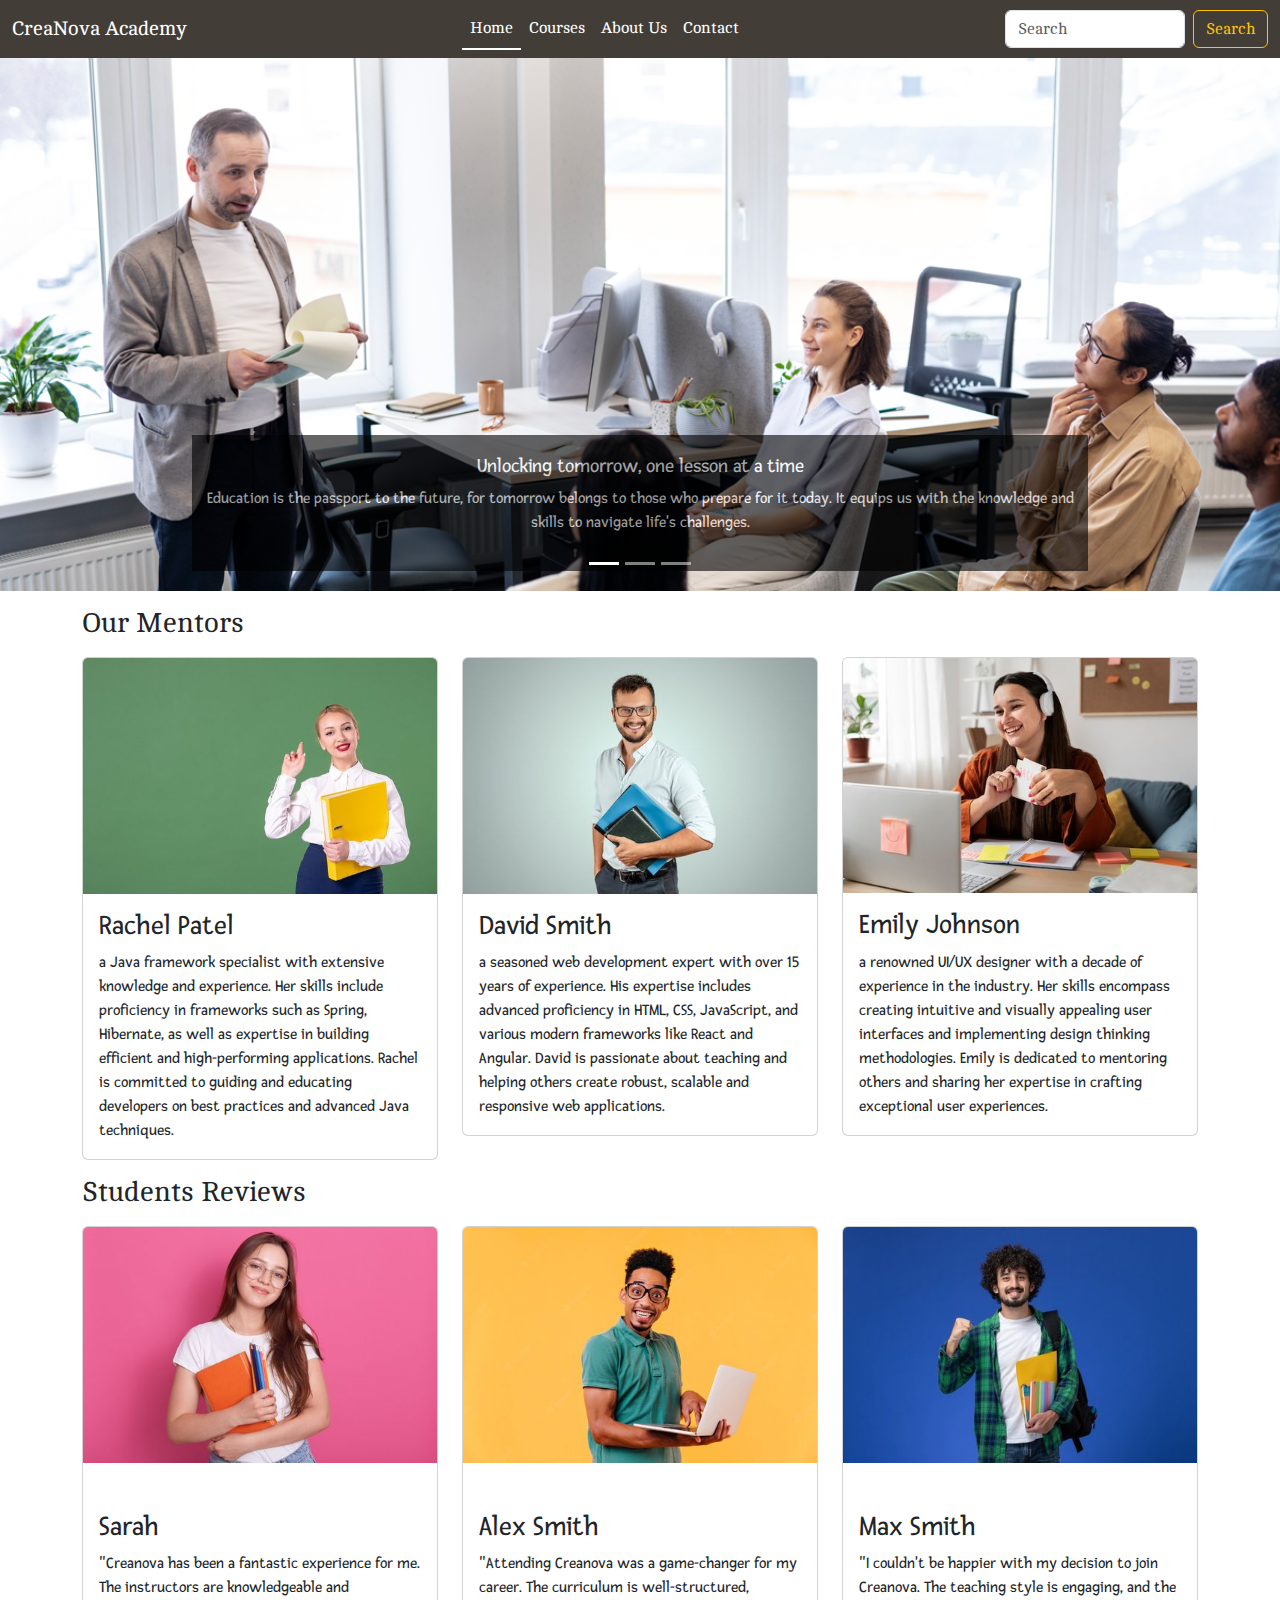
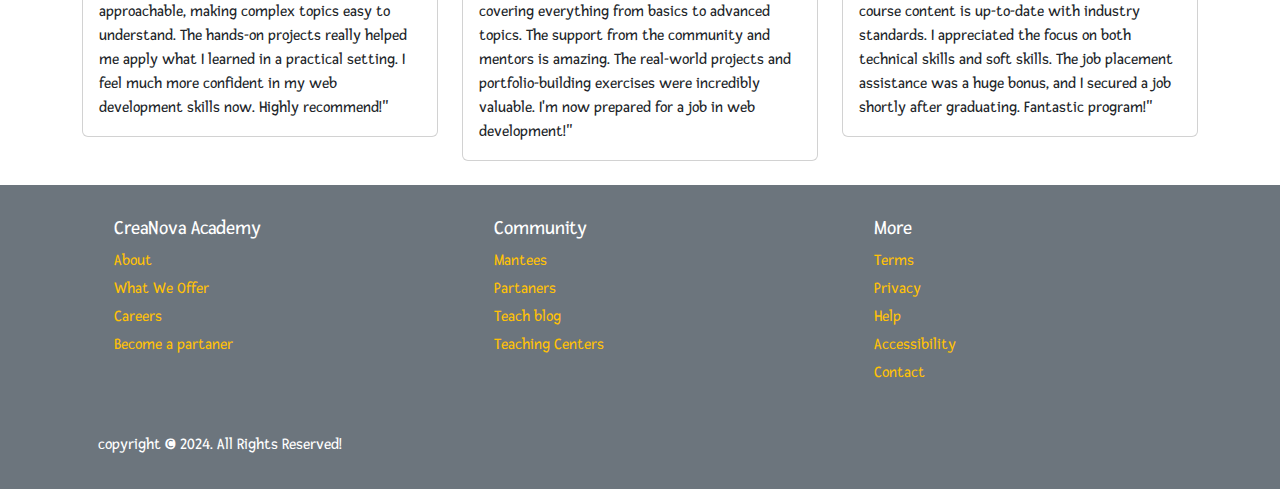
<file: index.html>
<!DOCTYPE html>
<html lang="en">
  <head>
    <meta charset="utf-8" />
    <meta name="viewport" content="width=device-width, initial-scale=1" />
    <title>CreaNova Academy</title>
    <link rel="icon" href="images/icon.png" />
    <!-- bootstrap link  -->
    <link
      href="https://cdn.jsdelivr.net/npm/bootstrap@5.3.3/dist/css/bootstrap.min.css"
      rel="stylesheet"
      integrity="sha384-QWTKZyjpPEjISv5WaRU9OFeRpok6YctnYmDr5pNlyT2bRjXh0JMhjY6hW+ALEwIH"
      crossorigin="anonymous"
    />
    <!-- css  limk  -->
    <link rel="stylesheet" href="style.css" />
    <!-- font awsone link  -->
    <link
      rel="stylesheet"
      href="https://cdnjs.cloudflare.com/ajax/libs/font-awesome/6.6.0/css/all.min.css"
      integrity="sha512-Kc323vGBEqzTmouAECnVceyQqyqdsSiqLQISBL29aUW4U/M7pSPA/gEUZQqv1cwx4OnYxTxve5UMg5GT6L4JJg=="
      crossorigin="anonymous"
      referrerpolicy="no-referrer"
    />
  </head>
  <body>
    <!-- navigation-bar  -->
    <nav class="navbar navbar-expand-lg bg-nav ff-cambo">
      <div class="container-fluid">
        <a class="navbar-brand" href="./index.html">CreaNova Academy</a>
        <button
          class="navbar-toggler"
          type="button"
          data-bs-toggle="collapse"
          data-bs-target="#navbarSupportedContent"
          aria-controls="navbarSupportedContent"
          aria-expanded="false"
          aria-label="Toggle navigation"
        >
          <span class="navbar-toggler-icon"></span>
        </button>
        <div class="collapse navbar-collapse" id="navbarSupportedContent">
          <ul class="navbar-nav mx-auto mb-2 mb-lg-0">
            <li class="nav-item">
              <a
                class="nav-link nav-active"
                aria-current="page"
                href="./index.html"
                >Home</a
              >
            </li>
            <li class="nav-item">
              <a class="nav-link" href="./courses.html">Courses</a>
            </li>
            <li class="nav-item">
              <a class="nav-link" href="./about.html">About Us</a>
            </li>
            <li class="nav-item">
              <a class="nav-link" href="./contact.html">Contact</a>
            </li>
          </ul>
          <form class="d-flex" role="search">
            <input
              class="form-control me-2"
              type="search"
              placeholder="Search"
              aria-label="Search"
            />
            <button class="btn btn-outline-warning" type="submit">
              Search
            </button>
          </form>
        </div>
      </div>
    </nav>
    <!-- carousel  -->
    <div
      id="slider"
      class="carousel slide carousel-fade"
      data-bs-ride="carousel"
    >
      <div class="carousel-indicators">
        <button
          type="button"
          data-bs-target="#slider"
          data-bs-slide-to="0"
          class="active"
          aria-current="true"
          aria-label="Slide 1"
        ></button>
        <button
          type="button"
          data-bs-target="#slider"
          data-bs-slide-to="1"
          aria-label="Slide 2"
        ></button>
        <button
          type="button"
          data-bs-target="#slider"
          data-bs-slide-to="2"
          aria-label="Slide 3"
        ></button>
      </div>
      <div class="carousel-inner">
        <div class="carousel-item active" data-bs-interval="3000">
          <img
            src="images/banner1.png"
            class="d-block w-100"
            alt="banner-image"
          />
          <div class="carousel-caption d-none d-md-block">
            <h5 class="ff-fresca">Unlocking tomorrow, one lesson at a time</h5>
            <p class="ff-fresca">
              Education is the passport to the future, for tomorrow belongs to
              those who prepare for it today. It equips us with the knowledge
              and skills to navigate life's challenges.
            </p>
          </div>
        </div>
        <div class="carousel-item" data-bs-interval="3000">
          <img
            src="images/banner2.png"
            class="d-block w-100"
            alt="banner-image"
          />
          <div class="carousel-caption d-none d-md-block">
            <h5 class="ff-fresca">Invest in learning, reap lifelong rewards</h5>
            <p class="ff-fresca">
              An investment in knowledge pays the best interest. Education is a
              lifelong journey that continually enriches our minds and lives.
            </p>
          </div>
        </div>
        <div class="carousel-item" data-bs-interval="3000">
          <img
            src="images/banner3.png"
            class="d-block w-100"
            alt="banner-image"
          />
          <div class="carousel-caption d-none d-md-block">
            <h5 class="ff-fresca">Empowering change through education</h5>
            <p class="ff-fresca">
              Education is the most powerful weapon which you can use to change
              the world. It transforms individuals and communities, driving
              progress and innovation.
            </p>
          </div>
        </div>
      </div>
      <button
        class="carousel-control-prev"
        type="button"
        data-bs-target="#slider"
        data-bs-slide="prev"
      >
        <span class="carousel-control-prev-icon" aria-hidden="true"></span>
        <span class="visually-hidden">Previous</span>
      </button>
      <button
        class="carousel-control-next"
        type="button"
        data-bs-target="#slider"
        data-bs-slide="next"
      >
        <span class="carousel-control-next-icon" aria-hidden="true"></span>
        <span class="visually-hidden">Next</span>
      </button>
    </div>
    <!-- mentor section  -->
    <div class="container my-3">
      <h3 class="ff-cambo">Our Mentors</h3>
      <div class="row">
        <div class="col-md-4 mt-2">
          <div class="card">
            <img
              src="./images/rachel.jpg"
              class="card-img-top"
              alt="mentor-image"
            />
            <div class="card-body">
              <h3 class="ff-fresca card-title">Rachel Patel</h3>
              <p class="card-text ff-fresca">
                a Java framework specialist with extensive knowledge and
                experience. Her skills include proficiency in frameworks such as
                Spring, Hibernate, as well as expertise in building efficient
                and high-performing applications. Rachel is committed to guiding
                and educating developers on best practices and advanced Java
                techniques.
              </p>
            </div>
          </div>
        </div>
        <div class="col-md-4 mt-2">
          <div class="card">
            <img
              src="./images/david.jpg"
              class="card-img-top"
              alt="mentor-image"
            />
            <div class="card-body">
              <h3 class="ff-fresca card-title">David Smith</h3>
              <p class="card-text ff-fresca">
                a seasoned web development expert with over 15 years of
                experience. His expertise includes advanced proficiency in HTML,
                CSS, JavaScript, and various modern frameworks like React and
                Angular. David is passionate about teaching and helping others
                create robust, scalable and responsive web applications.
              </p>
            </div>
          </div>
        </div>
        <div class="col-md-4 mt-2">
          <div class="card">
            <img
              src="./images/emily.jpg"
              class="card-img-top"
              alt="mentor-image"
            />
            <div class="card-body">
              <h3 class="ff-fresca card-title">Emily Johnson</h3>
              <p class="card-text ff-fresca">
                a renowned UI/UX designer with a decade of experience in the
                industry. Her skills encompass creating intuitive and visually
                appealing user interfaces and implementing design thinking
                methodologies. Emily is dedicated to mentoring others and
                sharing her expertise in crafting exceptional user experiences.
              </p>
            </div>
          </div>
        </div>
      </div>
    </div>
    <!-- review section  -->
    <div class="container my-3">
      <h3 class="ff-cambo">Students Reviews</h3>
      <div class="row">
        <div class="col-md-4 mt-2">
          <div class="card">
            <img
              src="./images/sarah.jpg"
              class="card-img-top"
              alt="mentor-image"
            />
            <p class="card-text text-center text-dark mt-3">
              <i class="fa-solid fa-star"></i>
              <i class="fa-solid fa-star"></i>
              <i class="fa-solid fa-star"></i>
              <i class="fa-solid fa-star"></i>
              <i class="fa-solid fa-star-half-stroke"></i>
            </p>
            <div class="card-body">
              <h3 class="ff-fresca card-title">Sarah</h3>
              <p class="card-text ff-fresca">
                "Creanova has been a fantastic experience for me. The
                instructors are knowledgeable and approachable, making complex
                topics easy to understand. The hands-on projects really helped
                me apply what I learned in a practical setting. I feel much more
                confident in my web development skills now. Highly recommend!"
              </p>
            </div>
          </div>
        </div>
        <div class="col-md-4 mt-2">
          <div class="card">
            <img
              src="./images/alex.jpg"
              class="card-img-top"
              alt="mentor-image"
            />
            <p class="card-text text-center text-dark mt-3">
              <i class="fa-solid fa-star"></i>
              <i class="fa-solid fa-star"></i>
              <i class="fa-solid fa-star"></i>
              <i class="fa-solid fa-star"></i>
              <i class="fa-solid fa-star"></i>
            </p>
            <div class="card-body">
              <h3 class="ff-fresca card-title">Alex Smith</h3>
              <p class="card-text ff-fresca">
                "Attending Creanova was a game-changer for my career. The
                curriculum is well-structured, covering everything from basics
                to advanced topics. The support from the community and mentors
                is amazing. The real-world projects and portfolio-building
                exercises were incredibly valuable. I'm now prepared for a job
                in web development!"
              </p>
            </div>
          </div>
        </div>
        <div class="col-md-4 mt-2">
          <div class="card">
            <img
              src="./images/max.jpg"
              class="card-img-top"
              alt="student-image"
            />
            <p class="card-text text-center text-dark mt-3">
              <i class="fa-solid fa-star"></i>
              <i class="fa-solid fa-star"></i>
              <i class="fa-solid fa-star"></i>
              <i class="fa-solid fa-star"></i>
              <i class="fa-solid fa-star"></i>
            </p>
            <div class="card-body">
              <h3 class="ff-fresca card-title">Max Smith</h3>
              <p class="card-text ff-fresca">
                "I couldn't be happier with my decision to join Creanova. The
                teaching style is engaging, and the course content is up-to-date
                with industry standards. I appreciated the focus on both
                technical skills and soft skills. The job placement assistance
                was a huge bonus, and I secured a job shortly after graduating.
                Fantastic program!"
              </p>
            </div>
          </div>
        </div>
      </div>
    </div>
    <!-- footer section  -->
    <footer class="bg-secondary mt-4 ff-fresca">
      <div class="container">
        <div class="row">
          <div class="mt-3 col-md-4 text-md-start text-center">
            <ul>
              <h3 class="h5 text-white mt-3">CreaNova Academy</h3>
              <li class="mt-1"><a class="text-warning" href="#">About</a></li>
              <li class="mt-1">
                <a class="text-warning" href="#">What We Offer</a>
              </li>
              <li class="mt-1"><a class="text-warning" href="#">Careers</a></li>
              <li class="mt-1">
                <a class="text-warning" href="#">Become a partaner</a>
              </li>
            </ul>
          </div>
          <div class="mt-3 col-md-4 text-md-start text-center">
            <ul>
              <h3 class="h5 text-white mt-3">Community</h3>
              <li class="mt-1"><a class="text-warning" href="#">Mantees</a></li>
              <li class="mt-1">
                <a class="text-warning" href="#">Partaners</a>
              </li>
              <li class="mt-1">
                <a class="text-warning" href="#">Teach blog</a>
              </li>
              <li class="mt-1">
                <a class="text-warning" href="#">Teaching Centers</a>
              </li>
            </ul>
          </div>
          <div class="mt-3 col-md-4 text-md-start text-center">
            <ul>
              <h3 class="h5 text-white mt-3">More</h3>
              <li class="mt-1"><a class="text-warning" href="#">Terms</a></li>
              <li class="mt-1"><a class="text-warning" href="#">Privacy</a></li>
              <li class="mt-1"><a class="text-warning" href="#">Help</a></li>
              <li class="mt-1">
                <a class="text-warning" href="#">Accessibility</a>
              </li>
              <li class="mt-1"><a class="text-warning" href="#">Contact</a></li>
            </ul>
          </div>
          <div class="mt-3 col-md-4 text-md-start text-center"></div>
          <div class="mt-3 col-md-4 text-md-start text-center"></div>
        </div>
        <div class="row p-3">
          <div class="col-md-6 text-center text-md-start">
            <p class="text-white">copyright © 2024. All Rights Reserved!</p>
          </div>
          <div class="mt-3 col-md-6 text-center text-md-end">
            <i class="fa-brands fa-facebook me-3 text-black"></i>
            <i class="fa-brands fa-youtube me-3 text-black"></i>
            <i class="fa-brands fa-linkedin me-3 text-black"></i>
            <i class="fa-brands fa-x-twitter me-3 text-black"></i>
          </div>
        </div>
      </div>
    </footer>
    <script
      src="https://cdn.jsdelivr.net/npm/bootstrap@5.3.3/dist/js/bootstrap.bundle.min.js"
      integrity="sha384-YvpcrYf0tY3lHB60NNkmXc5s9fDVZLESaAA55NDzOxhy9GkcIdslK1eN7N6jIeHz"
      crossorigin="anonymous"
    ></script>
  </body>
</html>
</file>
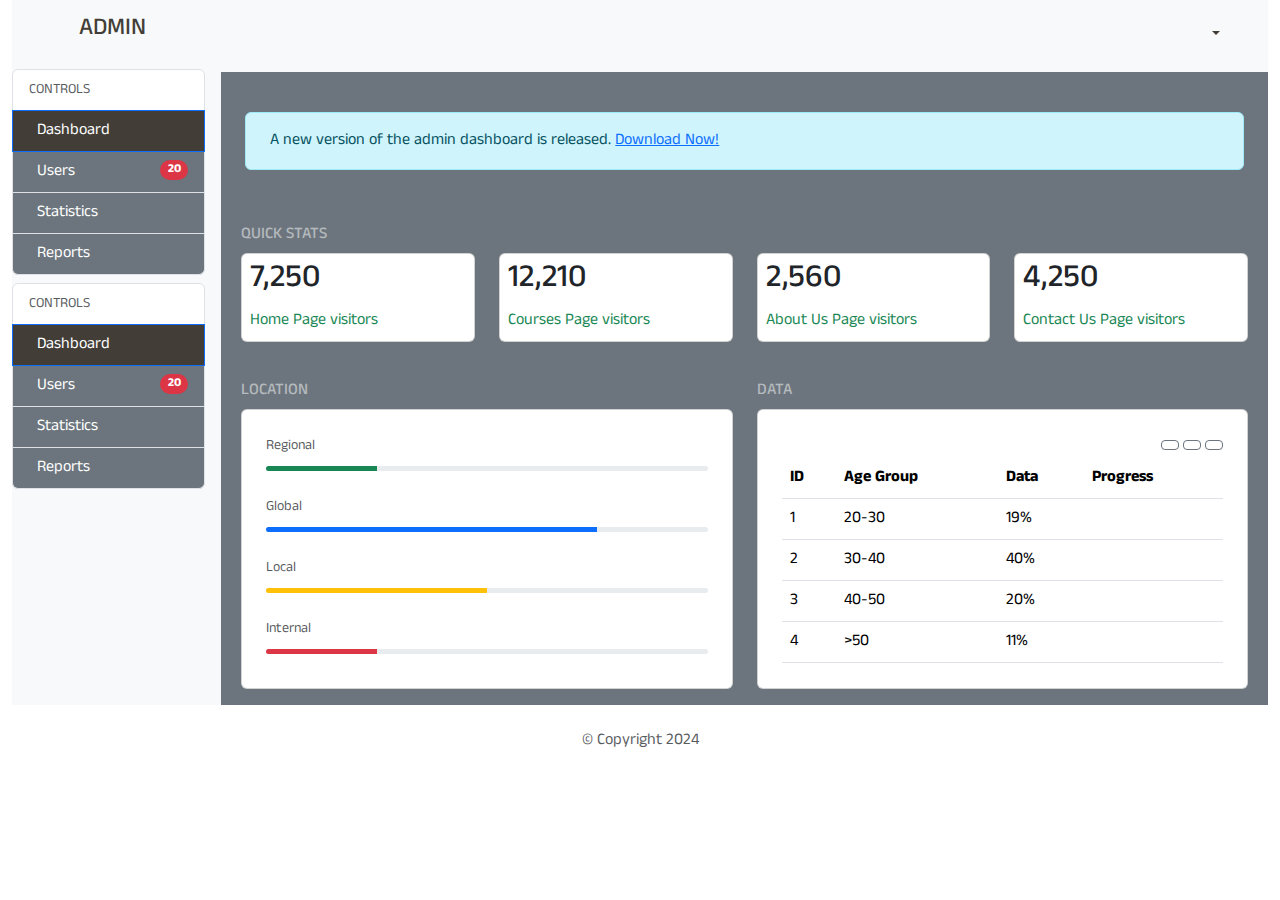
<file: admin/index.html>
<!DOCTYPE html>
<html lang="en">
  <head>
    <meta charset="UTF-8" />
    <meta name="viewport" content="width=device-width, initial-scale=1.0" />
    <title>Admin</title>
    <link rel="icon" href="images/icon.png">
    <!-- font awsome link  -->
    <link
      rel="stylesheet"
      href="https://cdnjs.cloudflare.com/ajax/libs/font-awesome/6.6.0/css/all.min.css"
      integrity="sha512-Kc323vGBEqzTmouAECnVceyQqyqdsSiqLQISBL29aUW4U/M7pSPA/gEUZQqv1cwx4OnYxTxve5UMg5GT6L4JJg=="
      crossorigin="anonymous"
      referrerpolicy="no-referrer"
    />
    <!-- bootstrap link  -->
    <link
      href="https://cdn.jsdelivr.net/npm/bootstrap@5.3.3/dist/css/bootstrap.min.css"
      rel="stylesheet"
      integrity="sha384-QWTKZyjpPEjISv5WaRU9OFeRpok6YctnYmDr5pNlyT2bRjXh0JMhjY6hW+ALEwIH"
      crossorigin="anonymous"
    />
    <link rel="stylesheet" href="style.css" />
  </head>
  <body>
    <div class="container-fluid">
      <div class="row g-0">
        <nav class="col-2 bg-light pe-3">
          <!-- adding icon  -->
          <h1 class="h4 py-3 text-center" style="color: #423e37">
            <i class="fas fa-ghost me-2"></i>
            <span class="d-none d-lg-inline"> ADMIN </span>
          </h1>
          <!-- list group  -->
          <div class="list-group text-center text-lg-start text-dark">
            <span class="list-group-item disabled d-none d-lg-block">
              <small>CONTROLS</small>
            </span>
            <a
              href="#"
              class="list-group-item list-group-item-action active"
              style="background-color: #423e37"
            >
              <i class="fas fa-home me-2"></i>
              <span class="d-none d-lg-inline">Dashboard</span>
            </a>
            <a href="#" class="list-group-item list-group-item-action bg-secondary text-white">
              <i class="fas fa-users me-2"></i>
              <span class="d-none d-lg-inline">Users</span>
              <span
                class="d-none d-lg-inline badge bg-danger rounded-pill float-end"
                >20</span
              >
            </a>
            <a href="#" class="list-group-item list-group-item-action bg-secondary text-white">
              <i class="fas fa-chart-line me-2"></i>
              <span class="d-none d-lg-inline">Statistics</span>
            </a>
            <a href="#" class="list-group-item list-group-item-action bg-secondary text-white" >
              <i class="fas fa-flag me-2"></i>
              <span class="d-none d-lg-inline">Reports</span>
            </a>
          </div>
          <div class="list-group text-center text-lg-start mt-2 text-dark">
            <span class="list-group-item disabled d-none d-lg-block">
              <small>CONTROLS</small>
            </span>
            <a
              href="#"
              class="list-group-item list-group-item-action active"
              style="background-color: #423e37"
            >
              <i class="fas fa-home me-2"></i>
              <span class="d-none d-lg-inline">Dashboard</span>
            </a>
            <a href="#" class="list-group-item list-group-item-action bg-secondary text-white" >
              <i class="fas fa-users me-2"></i>
              <span class="d-none d-lg-inline">Users</span>
              <span
                class="d-none d-lg-inline badge bg-danger rounded-pill float-end"
                >20</span
              >
            </a>
            <a href="#" class="list-group-item list-group-item-action bg-secondary text-white" >
              <i class="fas fa-chart-line me-2"></i>
              <span class="d-none d-lg-inline">Statistics</span>
            </a>
            <a href="#" class="list-group-item list-group-item-action bg-secondary text-white" >
              <i class="fas fa-flag me-2"></i>
              <span class="d-none d-lg-inline">Reports</span>
            </a>
          </div>
        </nav>
        <main class="col-10 bg-secondary">
          <!-- adding horizontal nav bar  -->
          <nav class="navbar navbar-expand-lg navbar-light bg-light" >
            <div class="flex-fill"></div>
            <div class="navbar nav">
              <li class="nav-item dropdown">
                <a
                  href="#"
                  class="nav-link dropdown-toggle"
                  data-bs-toggle="dropdown" style="color: #423e37;"
                >
                  <i class="fas fa-user-circle " style="color: #423e37;"></i>
                </a>
                <ul class="dropdown-menu bg-secondary">
                  <li>
                    <a href="#" class="dropdown-item">User Profile</a>
                  </li>
                  <li>
                    <a href="#" class="dropdown-item">Logout</a>
                  </li>
                </ul>
              </li>
              <li class="nav-item">
                <a href="#" class="nav-link"><i class="fas fa-cog" style="color: #423e37;"></i></a>
              </li>
            </div>
          </nav>
          <!-- alert-box  -->
          <div class="container-fluid mt-3 p-4">
            <div class="row mb-3">
              <div class="col">
                <div class="alert alert-info">
                  <i class="fas fa-download me-2"></i>
                  A new version of the admin dashboard is released.
                  <a href="#">Download Now!</a>
                </div>
              </div>
            </div>
          </div>
          <!-- quick-stat  -->
          <div class="row flex-column flex-lg-row mx-2">
            <h2 class="h6 text-white-50">QUICK STATS</h2>
            <div class="col">
              <div class="card mb-3">
                <div class="card-body p-2">
                  <h3 class="card-title h2">7,250</h3>
                  <span class="text-success">
                    <i class="fas fa-chart-line"></i>
                    Home Page visitors
                  </span>
                </div>
              </div>
            </div>
            <div class="col">
              <div class="card mb-3">
                <div class="card-body px-2 py-2">
                  <h3 class="card-title h2">12,210</h3>
                  <span class="text-success">
                    <i class="fas fa-chart-line"></i>
                    Courses Page visitors
                  </span>
                </div>
              </div>
            </div>
            <div class="col">
              <div class="card mb-3">
                <div class="card-body px-2 py-2">
                  <h3 class="card-title h2">2,560</h3>
                  <span class="text-success">
                    <i class="fas fa-chart-line"></i>
                    About Us Page visitors
                  </span>
                </div>
              </div>
            </div>
            <div class="col">
              <div class="card mb-3">
                <div class="card-body px-2 py-2">
                  <h3 class="card-title h2">4,250</h3>
                  <span class="text-success">
                    <i class="fas fa-chart-line"></i>
                    Contact Us Page visitors
                  </span>
                </div>
              </div>
            </div>
          </div>
          <!-- adding location and table  -->
          <div class="row mt-4 mx-2 flex-column flex-lg-row">
            <div class="col">
              <h2 class="h6 text-white-50">LOCATION</h2>
              <div class="card mb-3 p-2" style="height: 280px">
                <div class="card-body">
                  <small class="text-muted">Regional</small>
                  <div class="progress mb-4 mt-2" style="height: 5px">
                    <div class="progress-bar bg-success w-25"></div>
                  </div>
                  <small class="text-muted">Global</small>
                  <div class="progress mb-4 mt-2" style="height: 5px">
                    <div class="progress-bar bg-primary w-75"></div>
                  </div>
                  <small class="text-muted">Local</small>
                  <div class="progress mb-4 mt-2" style="height: 5px">
                    <div class="progress-bar bg-warning w-50"></div>
                  </div>
                  <small class="text-muted">Internal</small>
                  <div class="progress mb-4 mt-2" style="height: 5px">
                    <div class="progress-bar bg-danger w-25"></div>
                  </div>
                </div>
              </div>
            </div>
            <div class="col">
              <h2 class="h6 text-white-50">DATA</h2>
              <div class="card mb-3 p-2" style="height: 280px">
                <div class="card-body">
                  <div class="text-end">
                    <button class="btn btn-sm btn-outline-secondary">
                      <i class="fas fa-search"></i>
                    </button>
                    <button class="btn btn-sm btn-outline-secondary">
                      <i class="fas fa-sort-amount-up"></i>
                    </button>
                    <button class="btn btn-sm btn-outline-secondary">
                      <i class="fas fa-filter"></i>
                    </button>
                  </div>
                  <table class="table">
                    <tr>
                      <th>ID</th>
                      <th>Age Group</th>
                      <th>Data</th>
                      <th>Progress</th>
                    </tr>
                    <tr>
                      <td>1</td>
                      <td>20-30</td>
                      <td>19%</td>
                      <td>
                        <i class="fas fa-chart-pie"></i>
                      </td>
                    </tr>
                    <tr>
                      <td>2</td>
                      <td>30-40</td>
                      <td>40%</td>
                      <td>
                        <i class="fas fa-chart-bar"></i>
                      </td>
                    </tr>
                    <tr>
                      <td>3</td>
                      <td>40-50</td>
                      <td>20%</td>
                      <td>
                        <i class="fas fa-chart-line"></i>
                      </td>
                    </tr>
                    <tr>
                      <td>4</td>
                      <td>>50</td>
                      <td>11%</td>
                      <td>
                        <i class="fas fa-chart-pie"></i>
                      </td>
                    </tr>
                  </table>
                </div>
              </div>
            </div>
          </div>
        </main>
      </div>
      <!-- footer  -->
      <footer class="text-center py-4 text-muted">&copy; Copyright 2024</footer>
    </div>

    <script
      src="https://cdn.jsdelivr.net/npm/bootstrap@5.3.3/dist/js/bootstrap.bundle.min.js"
      integrity="sha384-YvpcrYf0tY3lHB60NNkmXc5s9fDVZLESaAA55NDzOxhy9GkcIdslK1eN7N6jIeHz"
      crossorigin="anonymous"
    ></script>
  </body>
</html>
</file>
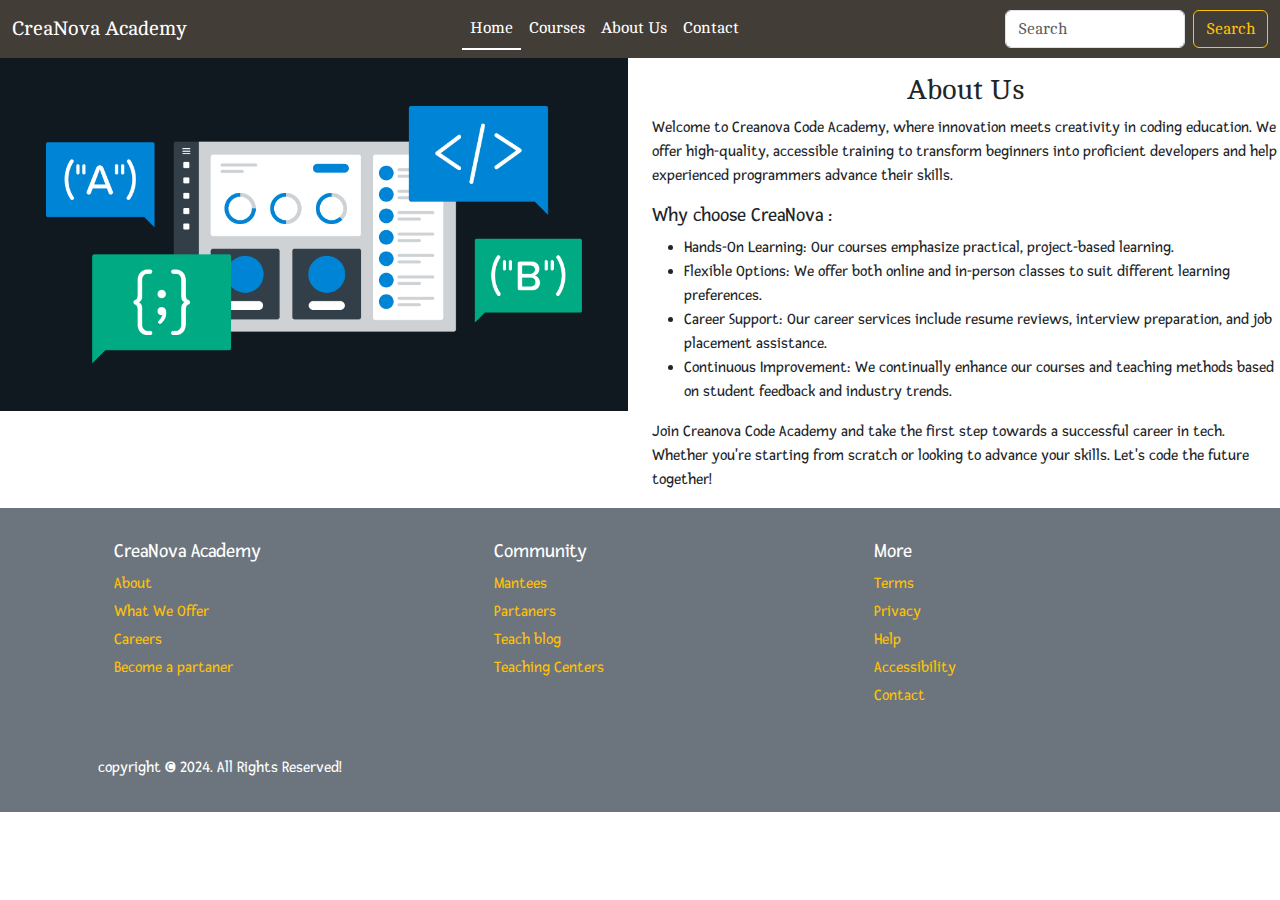
<file: about.html>
<!DOCTYPE html>
<html lang="en">
  <head>
    <meta charset="utf-8" />
    <meta name="viewport" content="width=device-width, initial-scale=1" />
    <title>About us:CreaNova Academy</title>
    <link rel="icon" href="images/icon.png" />
    <!-- bootstrap link  -->
    <link
      href="https://cdn.jsdelivr.net/npm/bootstrap@5.3.3/dist/css/bootstrap.min.css"
      rel="stylesheet"
      integrity="sha384-QWTKZyjpPEjISv5WaRU9OFeRpok6YctnYmDr5pNlyT2bRjXh0JMhjY6hW+ALEwIH"
      crossorigin="anonymous"
    />
    <!-- css  limk  -->
    <link rel="stylesheet" href="style.css" />
    <!-- font awsone link  -->
    <link
      rel="stylesheet"
      href="https://cdnjs.cloudflare.com/ajax/libs/font-awesome/6.6.0/css/all.min.css"
      integrity="sha512-Kc323vGBEqzTmouAECnVceyQqyqdsSiqLQISBL29aUW4U/M7pSPA/gEUZQqv1cwx4OnYxTxve5UMg5GT6L4JJg=="
      crossorigin="anonymous"
      referrerpolicy="no-referrer"
    />
  </head>
  <body>
    <nav class="navbar navbar-expand-lg bg-nav ff-cambo">
      <div class="container-fluid">
        <a class="navbar-brand" href="./index.html">CreaNova Academy</a>
        <button
          class="navbar-toggler"
          type="button"
          data-bs-toggle="collapse"
          data-bs-target="#navbarSupportedContent"
          aria-controls="navbarSupportedContent"
          aria-expanded="false"
          aria-label="Toggle navigation"
        >
          <span class="navbar-toggler-icon"></span>
        </button>
        <div class="collapse navbar-collapse" id="navbarSupportedContent">
          <ul class="navbar-nav mx-auto mb-2 mb-lg-0">
            <li class="nav-item">
              <a
                class="nav-link nav-active"
                aria-current="page"
                href="./index.html"
                >Home</a
              >
            </li>
            <li class="nav-item">
              <a class="nav-link" href="./courses.html">Courses</a>
            </li>
            <li class="nav-item">
              <a class="nav-link" href="./about.html">About Us</a>
            </li>
            <li class="nav-item">
              <a class="nav-link" href="./contact.html">Contact</a>
            </li>
          </ul>
          <form class="d-flex" role="search">
            <input
              class="form-control me-2"
              type="search"
              placeholder="Search"
              aria-label="Search"
            />
            <button class="btn btn-outline-warning" type="submit">
              Search
            </button>
          </form>
        </div>
      </div>
    </nav>
    <!-- content section  -->
    <div class="about-us">
      <div class="row">
        <div class="col-md-6 text-md-start text-center">
          <img
            class="image-fluid about-img"
            src="images/about.png"
            alt="about-us-image"
          />
        </div>
        <div class="mt-3 col-md-6 text-md-start text-center">
          <h3 class="ff-cambo text-center">About Us</h3>
          <div class="about-text mx-auto ff-fresca">
            <p>
              Welcome to Creanova Code Academy, where innovation meets
              creativity in coding education. We offer high-quality, accessible
              training to transform beginners into proficient developers and
              help experienced programmers advance their skills.
            </p>
            <h5>Why choose CreaNova :</h5>
            <ul>
              <li>
                Hands-On Learning: Our courses emphasize practical,
                project-based learning.
              </li>
              <li>
                Flexible Options: We offer both online and in-person classes to
                suit different learning preferences.
              </li>
              <li>
                Career Support: Our career services include resume reviews,
                interview preparation, and job placement assistance.
              </li>
              <li>
                Continuous Improvement: We continually enhance our courses and
                teaching methods based on student feedback and industry trends.
              </li>
            </ul>
            <p>
              Join Creanova Code Academy and take the first step towards a
              successful career in tech. Whether you're starting from scratch or
              looking to advance your skills. Let's code the future together!
            </p>
          </div>
        </div>
      </div>
    </div>
    <!-- footer section  -->
    <footer class="bg-secondary ff-fresca">
      <div class="container">
        <div class="row">
          <div class="mt-3 col-md-4 text-md-start text-center">
            <ul>
              <h3 class="h5 text-white mt-3">CreaNova Academy</h3>
              <li class="mt-1"><a class="text-warning" href="#">About</a></li>
              <li class="mt-1">
                <a class="text-warning" href="#">What We Offer</a>
              </li>
              <li class="mt-1"><a class="text-warning" href="#">Careers</a></li>
              <li class="mt-1">
                <a class="text-warning" href="#">Become a partaner</a>
              </li>
            </ul>
          </div>
          <div class="mt-3 col-md-4 text-md-start text-center">
            <ul>
              <h3 class="h5 text-white mt-3">Community</h3>
              <li class="mt-1"><a class="text-warning" href="#">Mantees</a></li>
              <li class="mt-1">
                <a class="text-warning" href="#">Partaners</a>
              </li>
              <li class="mt-1">
                <a class="text-warning" href="#">Teach blog</a>
              </li>
              <li class="mt-1">
                <a class="text-warning" href="#">Teaching Centers</a>
              </li>
            </ul>
          </div>
          <div class="mt-3 col-md-4 text-md-start text-center">
            <ul>
              <h3 class="h5 text-white mt-3">More</h3>
              <li class="mt-1"><a class="text-warning" href="#">Terms</a></li>
              <li class="mt-1"><a class="text-warning" href="#">Privacy</a></li>
              <li class="mt-1"><a class="text-warning" href="#">Help</a></li>
              <li class="mt-1">
                <a class="text-warning" href="#">Accessibility</a>
              </li>
              <li class="mt-1"><a class="text-warning" href="#">Contact</a></li>
            </ul>
          </div>
          <div class="mt-3 col-md-4 text-md-start text-center"></div>
          <div class="mt-3 col-md-4 text-md-start text-center"></div>
        </div>
        <div class="row p-3">
          <div class="col-md-6 text-center text-md-start">
            <p class="text-white">copyright © 2024. All Rights Reserved!</p>
          </div>
          <div class="mt-3 col-md-6 text-center text-md-end">
            <i class="fa-brands fa-facebook me-3 text-black"></i>
            <i class="fa-brands fa-youtube me-3 text-black"></i>
            <i class="fa-brands fa-linkedin me-3 text-black"></i>
            <i class="fa-brands fa-x-twitter me-3 text-black"></i>
          </div>
        </div>
      </div>
    </footer>
    <script
      src="https://cdn.jsdelivr.net/npm/bootstrap@5.3.3/dist/js/bootstrap.bundle.min.js"
      integrity="sha384-YvpcrYf0tY3lHB60NNkmXc5s9fDVZLESaAA55NDzOxhy9GkcIdslK1eN7N6jIeHz"
      crossorigin="anonymous"
    ></script>
  </body>
</html>
</file>
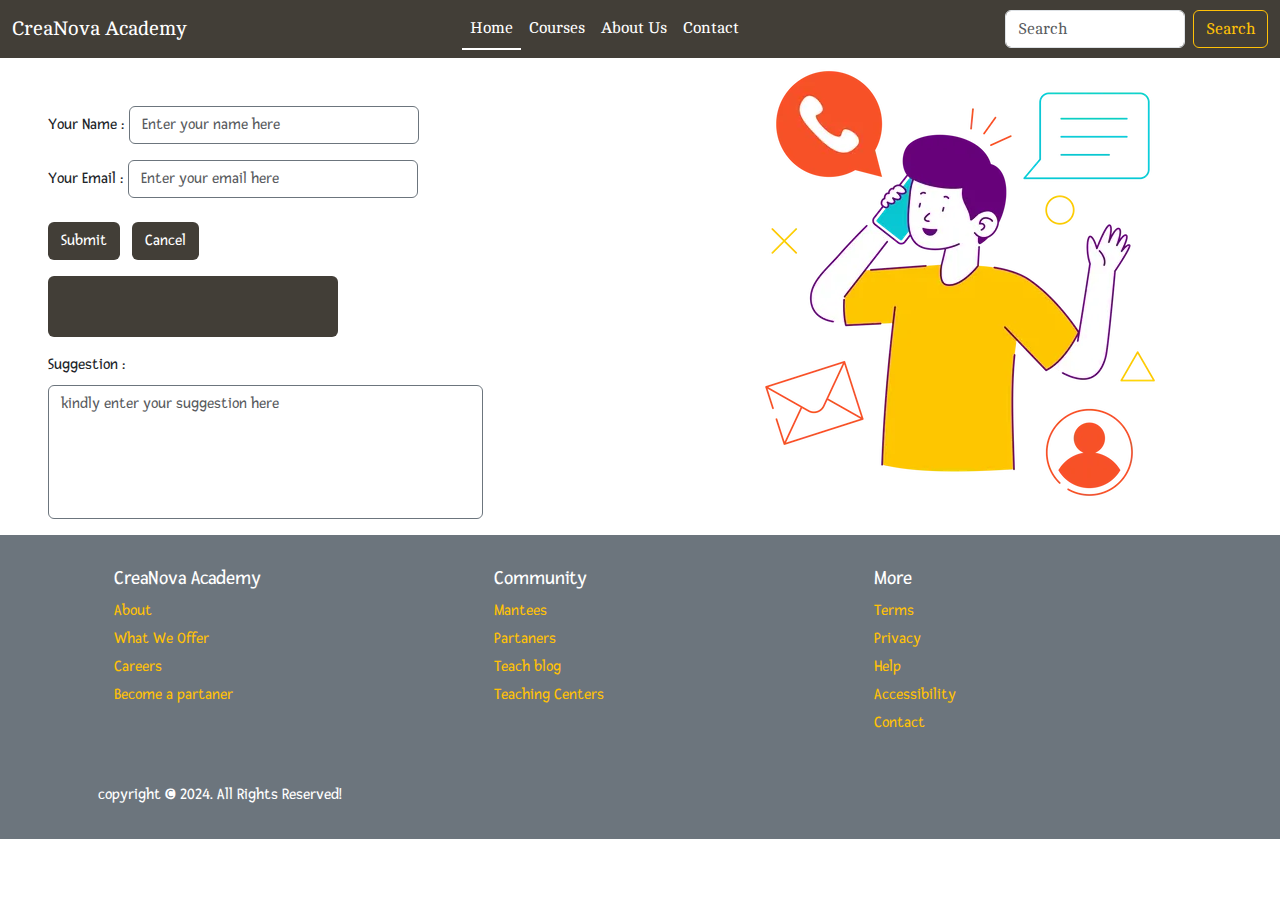
<file: contact.html>
<!DOCTYPE html>
<html lang="en">
  <head>
    <meta charset="utf-8" />
    <meta name="viewport" content="width=device-width, initial-scale=1" />
    <title>Contact us:CreaNova Academy</title>
    <link rel="icon" href="images/icon.png" />
    <!-- bootstrap link  -->
    <link
      href="https://cdn.jsdelivr.net/npm/bootstrap@5.3.3/dist/css/bootstrap.min.css"
      rel="stylesheet"
      integrity="sha384-QWTKZyjpPEjISv5WaRU9OFeRpok6YctnYmDr5pNlyT2bRjXh0JMhjY6hW+ALEwIH"
      crossorigin="anonymous"
    />
    <!-- css  limk  -->
    <link rel="stylesheet" href="style.css" />
    <!-- font awsone link  -->
    <link
      rel="stylesheet"
      href="https://cdnjs.cloudflare.com/ajax/libs/font-awesome/6.6.0/css/all.min.css"
      integrity="sha512-Kc323vGBEqzTmouAECnVceyQqyqdsSiqLQISBL29aUW4U/M7pSPA/gEUZQqv1cwx4OnYxTxve5UMg5GT6L4JJg=="
      crossorigin="anonymous"
      referrerpolicy="no-referrer"
    />
  </head>
  <body>
    <nav class="navbar navbar-expand-lg bg-nav ff-cambo">
      <div class="container-fluid">
        <a class="navbar-brand" href="./index.html">CreaNova Academy</a>
        <button
          class="navbar-toggler"
          type="button"
          data-bs-toggle="collapse"
          data-bs-target="#navbarSupportedContent"
          aria-controls="navbarSupportedContent"
          aria-expanded="false"
          aria-label="Toggle navigation"
        >
          <span class="navbar-toggler-icon"></span>
        </button>
        <div class="collapse navbar-collapse" id="navbarSupportedContent">
          <ul class="navbar-nav mx-auto mb-2 mb-lg-0">
            <li class="nav-item">
              <a
                class="nav-link nav-active"
                aria-current="page"
                href="./index.html"
                >Home</a
              >
            </li>
            <li class="nav-item">
              <a class="nav-link" href="./courses.html">Courses</a>
            </li>
            <li class="nav-item">
              <a class="nav-link" href="./about.html">About Us</a>
            </li>
            <li class="nav-item">
              <a class="nav-link" href="./contact.html">Contact</a>
            </li>
          </ul>
          <form class="d-flex" role="search">
            <input
              class="form-control me-2"
              type="search"
              placeholder="Search"
              aria-label="Search"
            />
            <button class="btn btn-outline-warning" type="submit">
              Search
            </button>
          </form>
        </div>
      </div>
    </nav>
    <!-- content section  -->
    <div class="container-fluid ff-fresca">
      <div class="row">
        <div class="mt-5 col-md-6 text-md-start  ps-5">
          <div class="name">
            <label class="form-label d-inline" for="name">Your Name :</label>
            <input
              class="form-control d-inline w-50 border border-secondary"
              type="text"
              id="name"
              placeholder="Enter your name here"
            />
          </div>
          <div class="email my-3">
            <label class="form-label d-inline" for="email">Your Email :</label>
            <input
              class="form-control d-inline w-50 border border-secondary"
              type="text"
              id="email"
              placeholder="Enter your email here"
            />
          </div>
          <button
            type="submit"
            class="btn text-white mt-2 me-2"
            style="background-color: #423e37"
          >
            Submit
          </button>
          <button
            type="reset"
            class="btn text-white mt-2"
            style="background-color: #423e37"
          >
            Cancel
          </button>
          <div
            class="icon mt-3 w-50 p-3 rounded-2 text-center mx-start"
            style="background-color: #423e37"
          >
            <a href="#"
              ><i
                class="fa-solid fa-location-dot me-2 text-danger"
                style="font-size: larger"
              ></i
            ></a>
            <a href="#"
              ><i
                class="fa-solid fa-envelope me-2 text-white"
                style="font-size: larger"
              ></i
            ></a>
            <a href="#">
              <i
                class="fa-solid fa-phone me-2 text-success-info"
                style="font-size: larger"
              ></i
            ></a>
            <a href="#"
              ><i
                class="fa-brands fa-linkedin me-2 text-primary"
                style="font-size: larger"
              ></i
            ></a>
            <a href="#">
              <i
                class="fa-brands fa-square-x-twitter me-2 text-white"
                style="font-size: larger"
              ></i
            ></a>
          </div>
          <div class="my-3 text-start">
            <label for="exampleFormControlTextarea1" class="form-label"
              >Suggestion :</label
            >
            <textarea
              class="form-control border border-secondary"
              id="exampleFormControlTextarea1"
              style="width: 75%; resize: none"
              rows="5"
              cols="7"
              placeholder="kindly enter your suggestion here"
            ></textarea>
          </div>
        </div>
        <div class="col-md-6 text-md-center text-center">
          <img src="images/contact.webp" alt="contact-img" />
        </div>
      </div>
    </div>
    <!-- footer section  -->
    <footer class="bg-secondary ff-fresca">
      <div class="container">
        <div class="row">
          <div class="mt-3 col-md-4 text-md-start text-center">
            <ul>
              <h3 class="h5 text-white mt-3">CreaNova Academy</h3>
              <li class="mt-1"><a class="text-warning" href="#">About</a></li>
              <li class="mt-1">
                <a class="text-warning" href="#">What We Offer</a>
              </li>
              <li class="mt-1"><a class="text-warning" href="#">Careers</a></li>
              <li class="mt-1">
                <a class="text-warning" href="#">Become a partaner</a>
              </li>
            </ul>
          </div>
          <div class="mt-3 col-md-4 text-md-start text-center">
            <ul>
              <h3 class="h5 text-white mt-3">Community</h3>
              <li class="mt-1"><a class="text-warning" href="#">Mantees</a></li>
              <li class="mt-1">
                <a class="text-warning" href="#">Partaners</a>
              </li>
              <li class="mt-1">
                <a class="text-warning" href="#">Teach blog</a>
              </li>
              <li class="mt-1">
                <a class="text-warning" href="#">Teaching Centers</a>
              </li>
            </ul>
          </div>
          <div class="mt-3 col-md-4 text-md-start text-center">
            <ul>
              <h3 class="h5 text-white mt-3">More</h3>
              <li class="mt-1"><a class="text-warning" href="#">Terms</a></li>
              <li class="mt-1"><a class="text-warning" href="#">Privacy</a></li>
              <li class="mt-1"><a class="text-warning" href="#">Help</a></li>
              <li class="mt-1">
                <a class="text-warning" href="#">Accessibility</a>
              </li>
              <li class="mt-1"><a class="text-warning" href="#">Contact</a></li>
            </ul>
          </div>
          <div class="mt-3 col-md-4 text-md-start text-center"></div>
          <div class="mt-3 col-md-4 text-md-start text-center"></div>
        </div>
        <div class="row p-3">
          <div class="col-md-6 text-center text-md-start">
            <p class="text-white">copyright © 2024. All Rights Reserved!</p>
          </div>
          <div class="mt-3 col-md-6 text-center text-md-end">
            <i class="fa-brands fa-facebook me-3 text-black"></i>
            <i class="fa-brands fa-youtube me-3 text-black"></i>
            <i class="fa-brands fa-linkedin me-3 text-black"></i>
            <i class="fa-brands fa-x-twitter me-3 text-black"></i>
          </div>
        </div>
      </div>
    </footer>
    <script
      src="https://cdn.jsdelivr.net/npm/bootstrap@5.3.3/dist/js/bootstrap.bundle.min.js"
      integrity="sha384-YvpcrYf0tY3lHB60NNkmXc5s9fDVZLESaAA55NDzOxhy9GkcIdslK1eN7N6jIeHz"
      crossorigin="anonymous"
    ></script>
  </body>
</html>
</file>
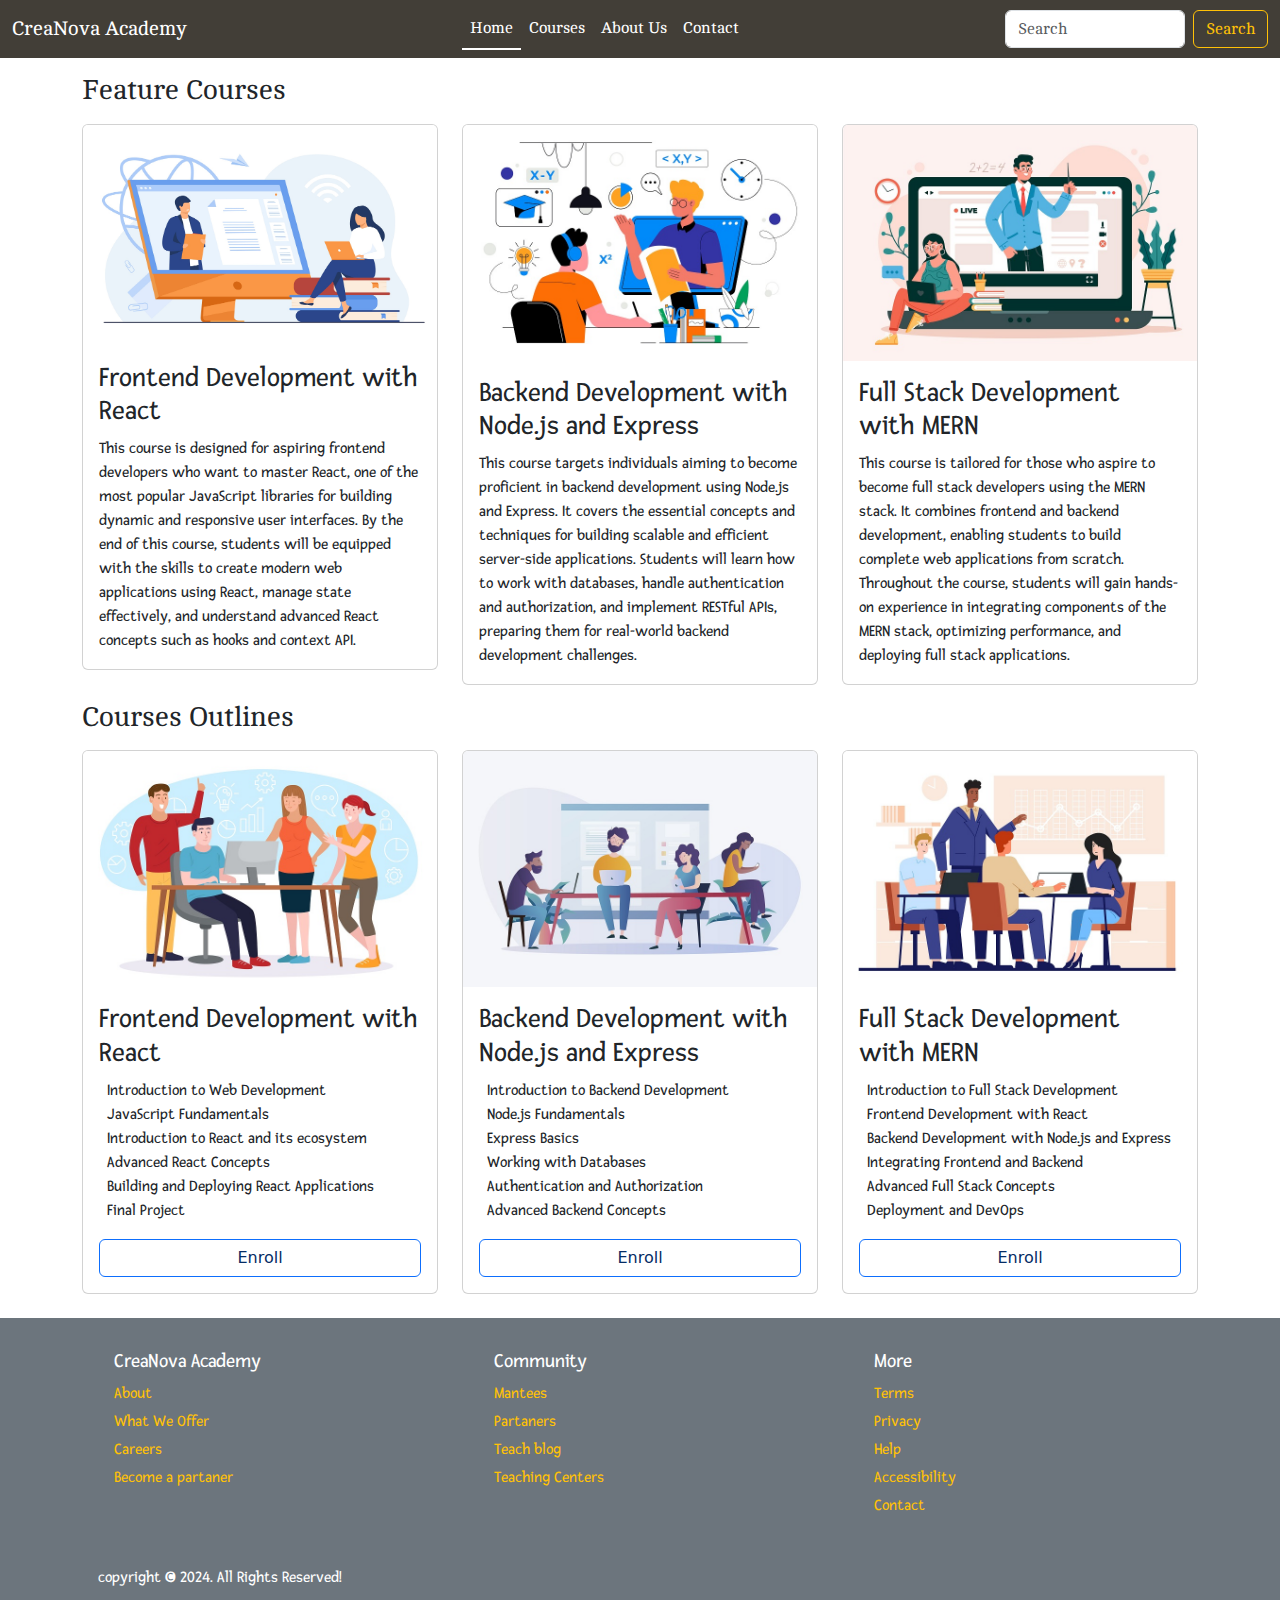
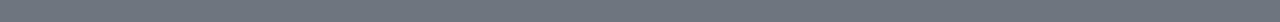
<file: courses.html>
<!DOCTYPE html>
<html lang="en">
  <head>
    <meta charset="utf-8" />
    <meta name="viewport" content="width=device-width, initial-scale=1" />
    <title>Courses:CreaNova Academy</title>
    <link rel="icon" href="images/icon.png" />
    <!-- bootstrap link  -->
    <link
      href="https://cdn.jsdelivr.net/npm/bootstrap@5.3.3/dist/css/bootstrap.min.css"
      rel="stylesheet"
      integrity="sha384-QWTKZyjpPEjISv5WaRU9OFeRpok6YctnYmDr5pNlyT2bRjXh0JMhjY6hW+ALEwIH"
      crossorigin="anonymous"
    />
    <!-- css  limk  -->
    <link rel="stylesheet" href="style.css" />
    <!-- font awsone link  -->
    <link
      rel="stylesheet"
      href="https://cdnjs.cloudflare.com/ajax/libs/font-awesome/6.6.0/css/all.min.css"
      integrity="sha512-Kc323vGBEqzTmouAECnVceyQqyqdsSiqLQISBL29aUW4U/M7pSPA/gEUZQqv1cwx4OnYxTxve5UMg5GT6L4JJg=="
      crossorigin="anonymous"
      referrerpolicy="no-referrer"
    />
  </head>
  <body>
    <!-- navigation bar  -->
    <nav class="navbar navbar-expand-lg bg-nav ff-cambo">
      <div class="container-fluid">
        <a class="navbar-brand" href="./index.html">CreaNova Academy</a>
        <button
          class="navbar-toggler"
          type="button"
          data-bs-toggle="collapse"
          data-bs-target="#navbarSupportedContent"
          aria-controls="navbarSupportedContent"
          aria-expanded="false"
          aria-label="Toggle navigation"
        >
          <span class="navbar-toggler-icon"></span>
        </button>
        <div class="collapse navbar-collapse" id="navbarSupportedContent">
          <ul class="navbar-nav mx-auto mb-2 mb-lg-0">
            <li class="nav-item">
              <a
                class="nav-link nav-active"
                aria-current="page"
                href="./index.html"
                >Home</a
              >
            </li>
            <li class="nav-item">
              <a class="nav-link" href="./courses.html">Courses</a>
            </li>
            <li class="nav-item">
              <a class="nav-link" href="./about.html">About Us</a>
            </li>
            <li class="nav-item">
              <a class="nav-link" href="./contact.html">Contact</a>
            </li>
          </ul>
          <form class="d-flex" role="search">
            <input
              class="form-control me-2"
              type="search"
              placeholder="Search"
              aria-label="Search"
            />
            <button class="btn btn-outline-warning" type="submit">
              Search
            </button>
          </form>
        </div>
      </div>
    </nav>
    <!-- feature courses  -->
    <div class="container my-3">
      <h3 class="ff-cambo">Feature Courses</h3>
      <div class="row">
        <div class="col-md-4 mt-2">
          <div class="card">
            <img
              src="./images/feature1.jpg"
              class="card-img-top"
              alt="course-image"
            />
            <div class="card-body">
              <h3 class="ff-fresca card-title">
                Frontend Development with React
              </h3>
              <p class="card-text ff-fresca">
                This course is designed for aspiring frontend developers who
                want to master React, one of the most popular JavaScript
                libraries for building dynamic and responsive user interfaces.
                By the end of this course, students will be equipped with the
                skills to create modern web applications using React, manage
                state effectively, and understand advanced React concepts such
                as hooks and context API.
              </p>
            </div>
          </div>
        </div>
        <div class="col-md-4 mt-2">
          <div class="card">
            <img
              src="./images/feature2.jpg"
              class="card-img-top"
              alt="course-image"
            />
            <div class="card-body">
              <h3 class="ff-fresca card-title">
                Backend Development with Node.js and Express
              </h3>
              <p class="card-text ff-fresca">
                This course targets individuals aiming to become proficient in
                backend development using Node.js and Express. It covers the
                essential concepts and techniques for building scalable and
                efficient server-side applications. Students will learn how to
                work with databases, handle authentication and authorization,
                and implement RESTful APIs, preparing them for real-world
                backend development challenges.
              </p>
            </div>
          </div>
        </div>
        <div class="col-md-4 mt-2">
          <div class="card">
            <img
              src="./images/feature3.jpg"
              class="card-img-top"
              alt="course-image"
            />
            <div class="card-body">
              <h3 class="ff-fresca card-title">
                Full Stack Development with MERN
              </h3>
              <p class="card-text ff-fresca">
                This course is tailored for those who aspire to become full
                stack developers using the MERN stack. It combines frontend and
                backend development, enabling students to build complete web
                applications from scratch. Throughout the course, students will
                gain hands-on experience in integrating components of the MERN
                stack, optimizing performance, and deploying full stack
                applications.
              </p>
            </div>
          </div>
        </div>
      </div>
    </div>
    <!-- courses outline  -->
    <div class="container my-3">
      <h3 class="ff-cambo">Courses Outlines</h3>
      <div class="row">
        <div class="col-md-4 mt-2">
          <div class="card">
            <img
              src="./images/course1.jpg"
              class="card-img-top"
              alt="course-image"
            />
            <div class="card-body">
              <h3 class="ff-fresca card-title">
                Frontend Development with React
              </h3>
              <div class="card-text ff-fresca">
                <ul class="list-unstyled">
                  <li>
                    <i
                      class="fa-solid fa-book-open-reader me-2 text-primary"
                    ></i
                    >Introduction to Web Development
                  </li>
                  <li>
                    <i
                      class="fa-solid fa-book-open-reader me-2 text-primary"
                    ></i
                    >JavaScript Fundamentals
                  </li>
                  <li>
                    <i
                      class="fa-solid fa-book-open-reader me-2 text-primary"
                    ></i
                    >Introduction to React and its ecosystem
                  </li>
                  <li>
                    <i
                      class="fa-solid fa-book-open-reader me-2 text-primary"
                    ></i
                    >Advanced React Concepts
                  </li>
                  <li>
                    <i
                      class="fa-solid fa-book-open-reader me-2 text-primary"
                    ></i
                    >Building and Deploying React Applications
                  </li>
                  <li>
                    <i
                      class="fa-solid fa-book-open-reader me-2 text-primary"
                    ></i
                    >Final Project
                  </li>
                </ul>
              </div>
              <a href="#" class="btn btn-primary bg-white text-primary-emphasis w-100">Enroll</a>
            </div>
          </div>
        </div>
        <div class="col-md-4 mt-2">
          <div class="card">
            <img
              src="./images/course2.jpg"
              class="card-img-top"
              alt="course-image"
            />
            <div class="card-body">
              <h3 class="ff-fresca card-title">
                Backend Development with Node.js and Express
              </h3>
              <div class="card-text ff-fresca">
                <ul class="list-unstyled">
                  <li>
                    <i
                      class="fa-solid fa-book-open-reader me-2 text-primary"
                    ></i
                    >Introduction to Backend Development
                  </li>
                  <li>
                    <i
                      class="fa-solid fa-book-open-reader me-2 text-primary"
                    ></i
                    >Node.js Fundamentals
                  </li>
                  <li>
                    <i
                      class="fa-solid fa-book-open-reader me-2 text-primary"
                    ></i
                    >Express Basics
                  </li>
                  <li>
                    <i
                      class="fa-solid fa-book-open-reader me-2 text-primary"
                    ></i
                    >Working with Databases
                  </li>
                  <li>
                    <i
                      class="fa-solid fa-book-open-reader me-2 text-primary"
                    ></i
                    >Authentication and Authorization
                  </li>
                  <li>
                    <i
                      class="fa-solid fa-book-open-reader me-2 text-primary"
                    ></i
                    >Advanced Backend Concepts
                  </li>
                </ul>
              </div>
              <a href="#" class="btn btn-primary bg-white text-primary-emphasis w-100">Enroll</a>
            </div>
          </div>
        </div>
        <div class="col-md-4 mt-2">
          <div class="card">
            <img
              src="./images/course3.jpg"
              class="card-img-top"
              alt="course-image"
            />
            <div class="card-body">
              <h3 class="ff-fresca card-title">
                Full Stack Development with MERN
              </h3>
              <div class="card-text ff-fresca">
                <ul class="list-unstyled">
                  <li>
                    <i
                      class="fa-solid fa-book-open-reader me-2 text-primary"
                    ></i
                    >Introduction to Full Stack Development
                  </li>
                  <li>
                    <i
                      class="fa-solid fa-book-open-reader me-2 text-primary"
                    ></i
                    >Frontend Development with React
                  </li>
                  <li>
                    <i
                      class="fa-solid fa-book-open-reader me-2 text-primary"
                    ></i
                    >Backend Development with Node.js and Express
                  </li>
                  <li>
                    <i
                      class="fa-solid fa-book-open-reader me-2 text-primary"
                    ></i
                    >Integrating Frontend and Backend
                  </li>
                  <li>
                    <i
                      class="fa-solid fa-book-open-reader me-2 text-primary"
                    ></i
                    >Advanced Full Stack Concepts
                  </li>
                  <li>
                    <i
                      class="fa-solid fa-book-open-reader me-2 text-primary"
                    ></i
                    >Deployment and DevOps
                  </li>
                </ul>
              </div>
              <a href="#" class="btn btn-primary bg-white text-primary-emphasis w-100">Enroll</a>
            </div>
          </div>
        </div>
      </div>
    </div>
    <!-- footer section  -->
    <footer class="bg-secondary mt-4 ff-fresca">
      <div class="container">
        <div class="row">
          <div class="mt-3 col-md-4 text-md-start text-center">
            <ul>
              <h3 class="h5 text-white mt-3">CreaNova Academy</h3>
              <li class="mt-1"><a class="text-warning" href="#">About</a></li>
              <li class="mt-1">
                <a class="text-warning" href="#">What We Offer</a>
              </li>
              <li class="mt-1"><a class="text-warning" href="#">Careers</a></li>
              <li class="mt-1">
                <a class="text-warning" href="#">Become a partaner</a>
              </li>
            </ul>
          </div>
          <div class="mt-3 col-md-4 text-md-start text-center">
            <ul>
              <h3 class="h5 text-white mt-3">Community</h3>
              <li class="mt-1"><a class="text-warning" href="#">Mantees</a></li>
              <li class="mt-1">
                <a class="text-warning" href="#">Partaners</a>
              </li>
              <li class="mt-1">
                <a class="text-warning" href="#">Teach blog</a>
              </li>
              <li class="mt-1">
                <a class="text-warning" href="#">Teaching Centers</a>
              </li>
            </ul>
          </div>
          <div class="mt-3 col-md-4 text-md-start text-center">
            <ul>
              <h3 class="h5 text-white mt-3">More</h3>
              <li class="mt-1"><a class="text-warning" href="#">Terms</a></li>
              <li class="mt-1"><a class="text-warning" href="#">Privacy</a></li>
              <li class="mt-1"><a class="text-warning" href="#">Help</a></li>
              <li class="mt-1">
                <a class="text-warning" href="#">Accessibility</a>
              </li>
              <li class="mt-1"><a class="text-warning" href="#">Contact</a></li>
            </ul>
          </div>
          <div class="mt-3 col-md-4 text-md-start text-center"></div>
          <div class="mt-3 col-md-4 text-md-start text-center"></div>
        </div>
        <div class="row p-3">
          <div class="col-md-6 text-center text-md-start">
            <p class="text-white">copyright © 2024. All Rights Reserved!</p>
          </div>
          <div class="mt-3 col-md-6 text-center text-md-end">
            <i class="fa-brands fa-facebook me-3 text-black"></i>
            <i class="fa-brands fa-youtube me-3 text-black"></i>
            <i class="fa-brands fa-linkedin me-3 text-black"></i>
            <i class="fa-brands fa-x-twitter me-3 text-black"></i>
          </div>
        </div>
      </div>
    </footer>
    <script
      src="https://cdn.jsdelivr.net/npm/bootstrap@5.3.3/dist/js/bootstrap.bundle.min.js"
      integrity="sha384-YvpcrYf0tY3lHB60NNkmXc5s9fDVZLESaAA55NDzOxhy9GkcIdslK1eN7N6jIeHz"
      crossorigin="anonymous"
    ></script>
  </body>
</html>
</file>
<file: style.css>
@import url('https://fonts.googleapis.com/css2?family=Cambo&display=swap');
@import url('https://fonts.googleapis.com/css2?family=Cambo&family=Fresca&display=swap');

/* fonts  */
.ff-cambo{
    font-family: "Cambo", serif;
}
.ff-fresca{
    font-family: "Fresca", sans-serif;
}
/* navigation-bar  */
.bg-nav{
    background-color: #423e37;
}
nav a{
    color: white !important;
}
.nav-active, .nav-item a:hover{
    /* scale: 1.1;  */
    border-bottom: 2px solid;
}
/* carousel section  */
.carousel-caption{
    background-color: black;
    opacity: 0.6;
}
/* mentor-section  */
.mentor{
    width: 90%;
    margin: auto;
}
/* footer section  */
footer ul li a{
    text-decoration: none;
}
footer ul{
    list-style-type: none;
}
/* about us page  */
.about-img{
    width: 100%;
}
</file>
<file: admin/style.css>
@import url('https://fonts.googleapis.com/css2?family=Anek+Kannada:wght@100..800&display=swap');
*{
    font-family: "Anek Kannada", sans-serif;
}
</file>
